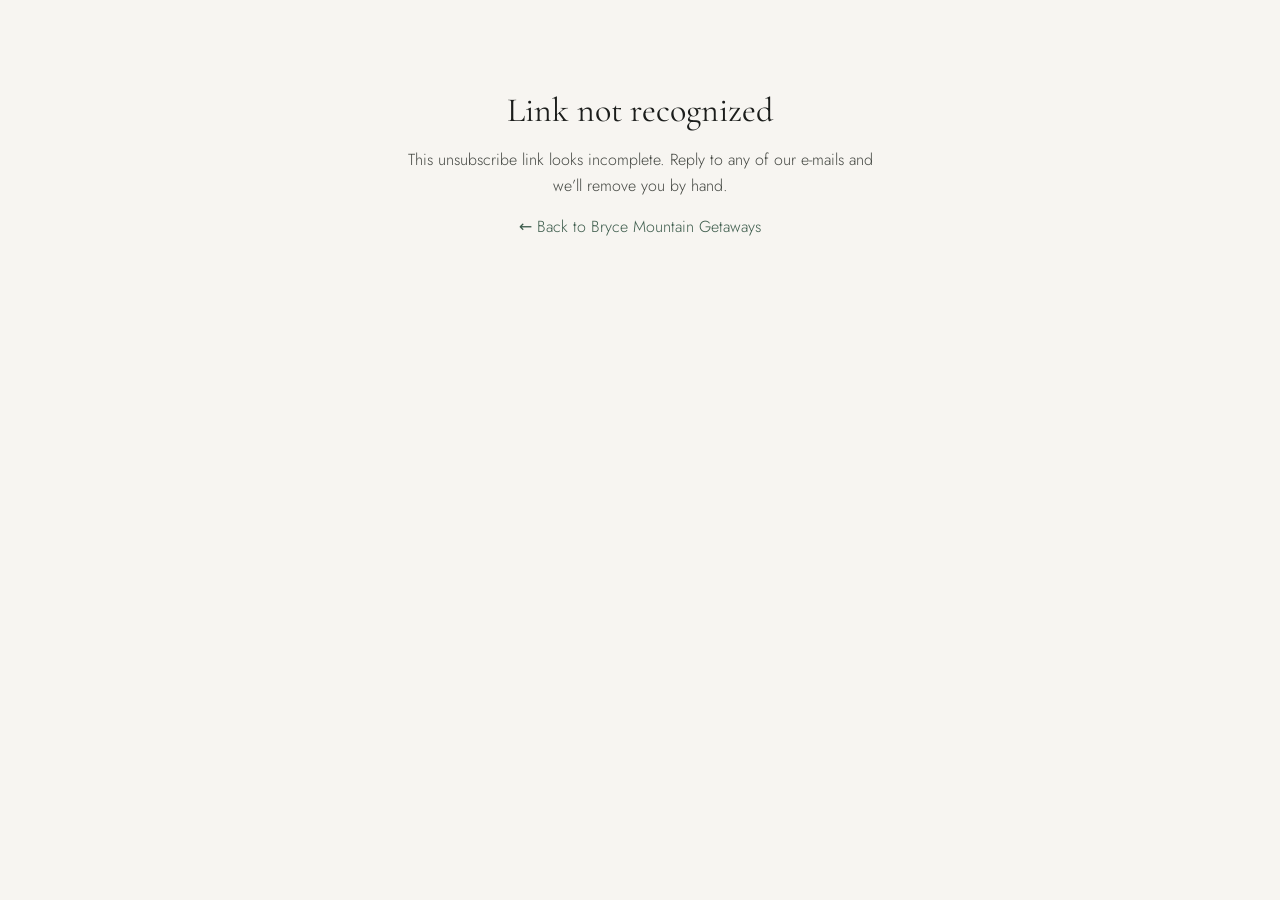
<file: unsubscribe.html>
<!DOCTYPE html>
<html lang="en">
<head>
  <meta charset="UTF-8">
  <meta name="viewport" content="width=device-width, initial-scale=1.0">
  <meta name="robots" content="noindex, nofollow">
  <title>Unsubscribe — Bryce Mountain Getaways</title>
  <link href="https://fonts.googleapis.com/css2?family=Cormorant+Garamond:wght@300;400;500&family=Jost:wght@300;400;500&display=swap" rel="stylesheet">
  <link rel="stylesheet" href="assets/css/styles.css">
  <style>
    body { padding: 0; }
    .unsub { max-width: 520px; margin: 0 auto; padding: 90px 24px; text-align: center; }
    .unsub h1 { font-family: var(--serif); font-weight: 400; font-size: 34px; margin-bottom: 14px; }
    .unsub p { color: var(--body-grey); line-height: 1.6; }
  </style>
</head>
<body>
  <div class="unsub">
    <h1 id="u-title">One moment…</h1>
    <p id="u-msg"></p>
    <p><a href="index.html">← Back to Bryce Mountain Getaways</a></p>
  </div>
  <script src="assets/js/site-config.js"></script>
  <script>
    (function () {
      var t = document.getElementById("u-title"), m = document.getElementById("u-msg");
      function done(title, msg) { t.textContent = title; m.textContent = msg; }
      var q = window.location.search.match(/[?&]t=([0-9a-fA-F-]{36})/);
      var c = (window.BMGConfig && window.BMGConfig.discount) || {};
      if (!q || !c.supabaseUrl || !c.supabaseAnonKey) {
        done("Link not recognized", "This unsubscribe link looks incomplete. Reply to any of our e-mails and we’ll remove you by hand.");
        return;
      }
      fetch(c.supabaseUrl.replace(/\/$/, "") + "/rest/v1/rpc/unsubscribe_guest", {
        method: "POST",
        headers: { apikey: c.supabaseAnonKey, Authorization: "Bearer " + c.supabaseAnonKey, "Content-Type": "application/json" },
        body: JSON.stringify({ p_token: q[1] })
      }).then(function (r) { return r.ok ? r.json() : false; }).then(function (ok) {
        if (ok === true) done("You’re unsubscribed", "We won’t send you any more offers or availability updates. Sorry to see you go.");
        else done("Link not recognized", "We couldn’t match this link. Reply to any of our e-mails and we’ll remove you by hand.");
      }).catch(function () {
        done("Something went wrong", "Please try again in a moment, or reply to any of our e-mails and we’ll remove you by hand.");
      });
    })();
  </script>
</body>
</html>
</file>
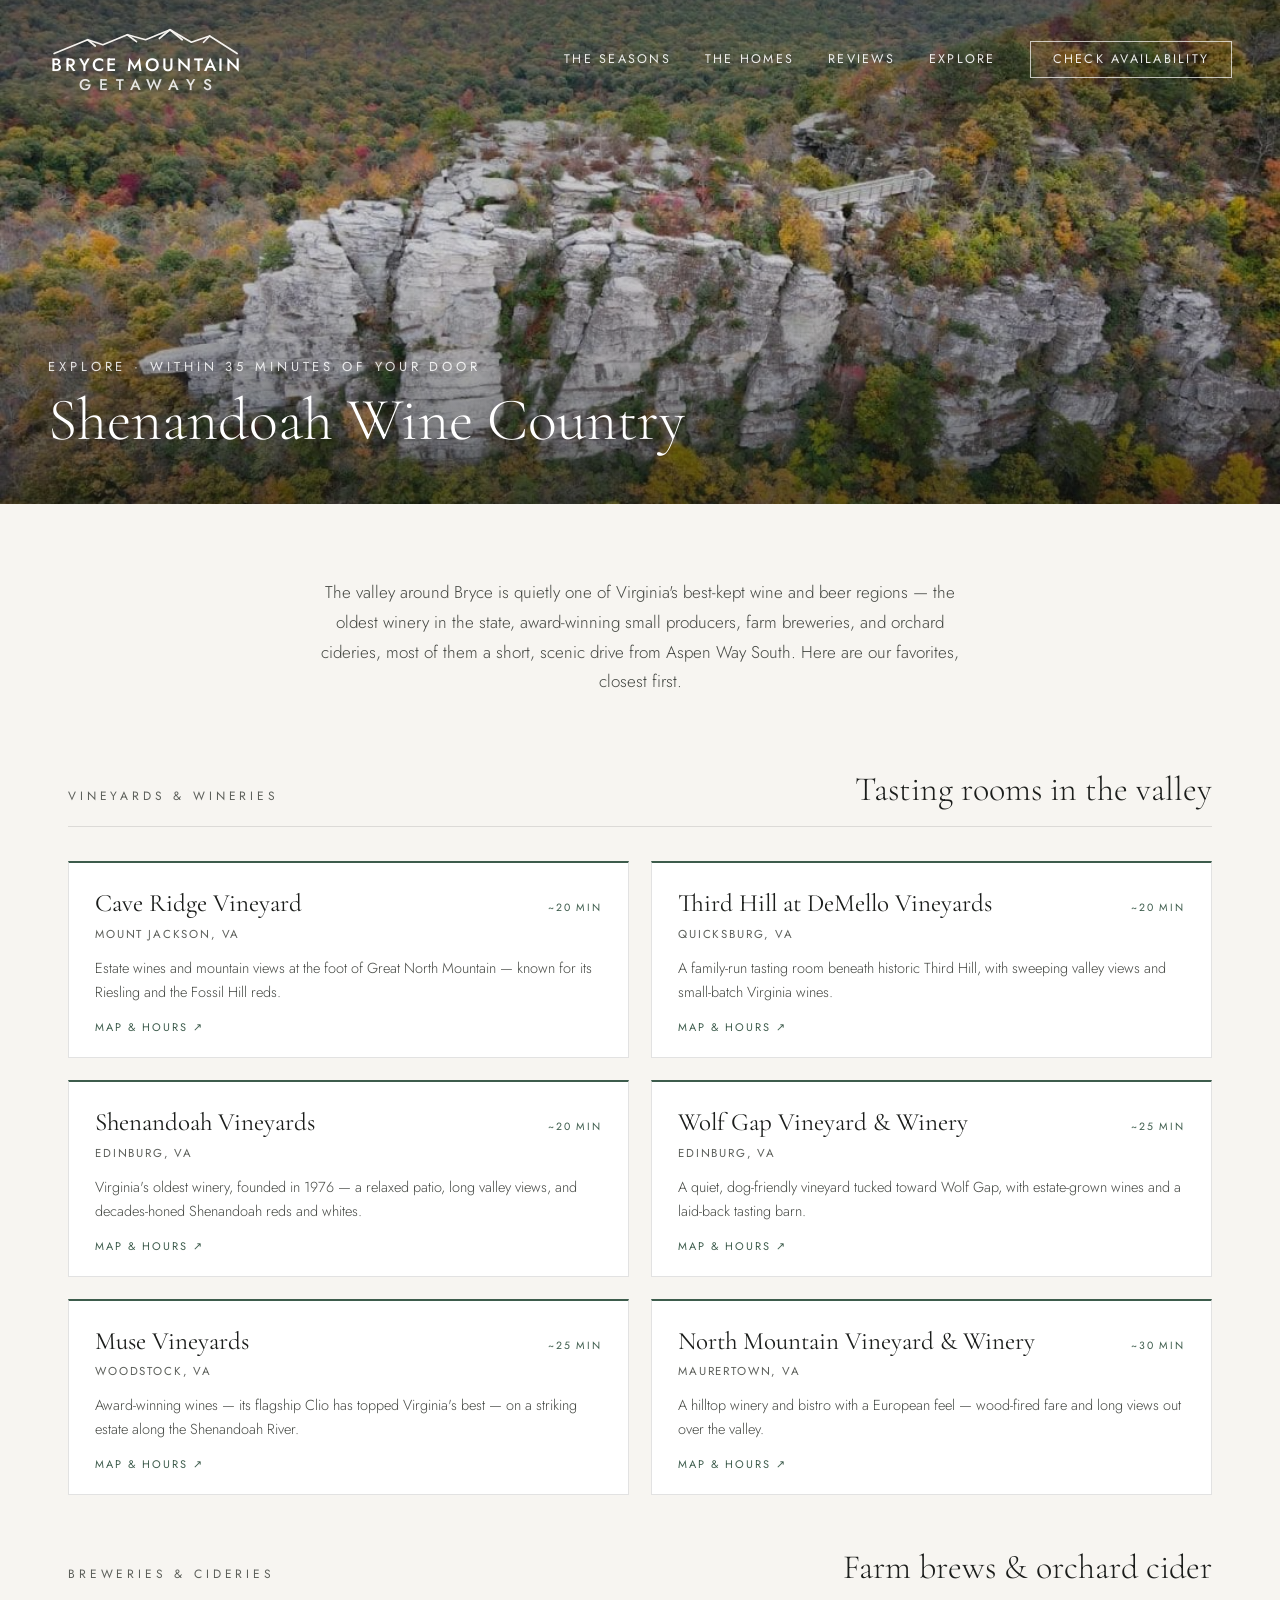
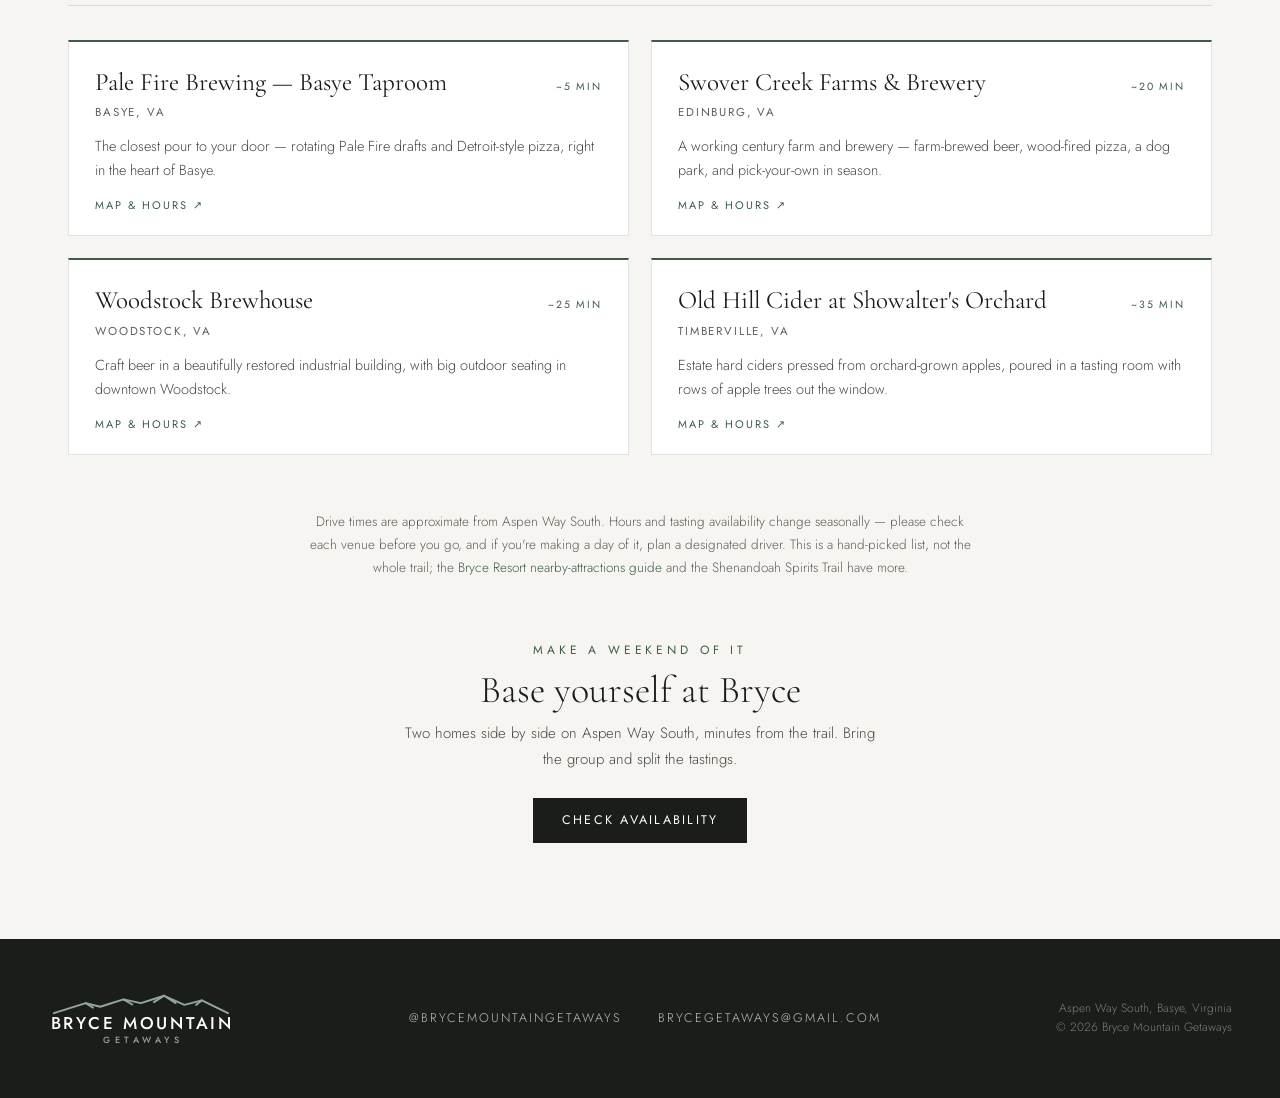
<file: wine-country.html>
<!DOCTYPE html>
<html lang="en">
<head>
  <meta charset="UTF-8">
  <meta name="viewport" content="width=device-width, initial-scale=1.0">
  <title>Wine Country — Bryce Mountain Getaways | Shenandoah Wine & Beer Trail</title>
  <meta name="description" content="Vineyards, cideries, and farm breweries within a 35-minute drive of Bryce Mountain Getaways in Basye, Virginia — a hand-picked Shenandoah Valley wine and beer trail.">

  <meta property="og:title" content="Shenandoah Wine Country — Bryce Mountain Getaways">
  <meta property="og:description" content="Vineyards, cideries, and farm breweries within 35 minutes of your door at Bryce Resort.">
  <meta property="og:type" content="website">
  <meta property="og:url" content="https://www.brycemountaingetaways.com/wine-country.html">
  <meta property="og:image" content="https://www.brycemountaingetaways.com/assets/img/fall-tibbett.jpg">
  <meta name="theme-color" content="#1b1d1b">
  <link rel="canonical" href="https://www.brycemountaingetaways.com/wine-country.html">

  <link rel="preconnect" href="https://fonts.googleapis.com">
  <link rel="preconnect" href="https://fonts.gstatic.com" crossorigin>
  <link href="https://fonts.googleapis.com/css2?family=Cormorant+Garamond:wght@300;400;500&family=Jost:wght@300;400;500&display=swap" rel="stylesheet">

  <link rel="stylesheet" href="assets/css/styles.css">
</head>
<body id="top">

  <!-- ====================================================== Header -->
  <header class="site-header" id="siteHeader">
    <a href="index.html#top" class="logo" aria-label="Bryce Mountain Getaways — home">
      <svg class="logo__peaks" viewBox="0 0 64 24" preserveAspectRatio="none" fill="none" stroke="currentColor" stroke-width="1.7" stroke-linecap="round" stroke-linejoin="round" aria-hidden="true"><path d="M2 22 L13 11 L18 15 L26 7 L32 11 L40 3 L47 13 L53 8 L62 22"/><path d="M13 11 L15.5 16 M26 7 L29 12.5 M40 3 L36.5 10 M40 3 L44 11 M53 8 L51 13"/></svg>
        <span class="logo__word">BRYCE MOUNTAIN</span>
      <span class="logo__sub">GETAWAYS</span>
    </a>

    <button class="nav-toggle" id="navToggle" aria-label="Open menu" aria-expanded="false" aria-controls="siteNav">
      <span></span><span></span><span></span>
    </button>

    <nav class="site-nav" id="siteNav">
      <a href="index.html#seasons">THE SEASONS</a>
      <a href="index.html#homes">THE HOMES</a>
      <a href="index.html#reviews">REVIEWS</a>
      <a href="index.html#explore">EXPLORE</a>
      <a href="index.html#book" class="btn btn--light-outline">CHECK AVAILABILITY</a>
    </nav>
  </header>

  <!-- ====================================================== Hero -->
  <section class="subpage-hero">
    <img decoding="async" fetchpriority="high" class="subpage-hero__img" src="assets/img/fall-tibbett.jpg" alt="Autumn foliage across the Shenandoah Valley from Tibbett's Knob">
    <div class="subpage-hero__scrim"></div>
    <div class="subpage-hero__content">
      <div class="subpage-hero__eyebrow">EXPLORE · WITHIN 35 MINUTES OF YOUR DOOR</div>
      <h1>Shenandoah Wine Country</h1>
    </div>
  </section>

  <!-- ====================================================== Intro -->
  <section class="wine-intro">
    <p>The valley around Bryce is quietly one of Virginia's best-kept wine and beer regions — the oldest winery in the state, award-winning small producers, farm breweries, and orchard cideries, most of them a short, scenic drive from Aspen Way South. Here are our favorites, closest first.</p>
  </section>

  <!-- ====================================================== Wineries -->
  <section class="wine-group" id="wineries">
    <div class="wine-group__head">
      <div class="eyebrow">Vineyards &amp; Wineries</div>
      <h2>Tasting rooms in the valley</h2>
    </div>
    <div class="venues">

      <a class="venue" href="https://www.google.com/maps/search/?api=1&query=Cave%20Ridge%20Vineyard%20Mount%20Jackson%20VA" target="_blank" rel="noopener">
        <div class="venue__top">
          <div class="venue__name">Cave Ridge Vineyard</div>
          <div class="venue__dist">~20 min</div>
        </div>
        <div class="venue__town">Mount Jackson, VA</div>
        <p class="venue__copy">Estate wines and mountain views at the foot of Great North Mountain — known for its Riesling and the Fossil Hill reds.</p>
        <span class="venue__link">Map &amp; hours ↗</span>
      </a>

      <a class="venue" href="https://www.google.com/maps/search/?api=1&query=Third%20Hill%20at%20DeMello%20Vineyards%20Quicksburg%20VA" target="_blank" rel="noopener">
        <div class="venue__top">
          <div class="venue__name">Third Hill at DeMello Vineyards</div>
          <div class="venue__dist">~20 min</div>
        </div>
        <div class="venue__town">Quicksburg, VA</div>
        <p class="venue__copy">A family-run tasting room beneath historic Third Hill, with sweeping valley views and small-batch Virginia wines.</p>
        <span class="venue__link">Map &amp; hours ↗</span>
      </a>

      <a class="venue" href="https://www.google.com/maps/search/?api=1&query=Shenandoah%20Vineyards%20Edinburg%20VA" target="_blank" rel="noopener">
        <div class="venue__top">
          <div class="venue__name">Shenandoah Vineyards</div>
          <div class="venue__dist">~20 min</div>
        </div>
        <div class="venue__town">Edinburg, VA</div>
        <p class="venue__copy">Virginia's oldest winery, founded in 1976 — a relaxed patio, long valley views, and decades-honed Shenandoah reds and whites.</p>
        <span class="venue__link">Map &amp; hours ↗</span>
      </a>

      <a class="venue" href="https://www.google.com/maps/search/?api=1&query=Wolf%20Gap%20Vineyard%20and%20Winery%20Edinburg%20VA" target="_blank" rel="noopener">
        <div class="venue__top">
          <div class="venue__name">Wolf Gap Vineyard &amp; Winery</div>
          <div class="venue__dist">~25 min</div>
        </div>
        <div class="venue__town">Edinburg, VA</div>
        <p class="venue__copy">A quiet, dog-friendly vineyard tucked toward Wolf Gap, with estate-grown wines and a laid-back tasting barn.</p>
        <span class="venue__link">Map &amp; hours ↗</span>
      </a>

      <a class="venue" href="https://www.google.com/maps/search/?api=1&query=Muse%20Vineyards%20Woodstock%20VA" target="_blank" rel="noopener">
        <div class="venue__top">
          <div class="venue__name">Muse Vineyards</div>
          <div class="venue__dist">~25 min</div>
        </div>
        <div class="venue__town">Woodstock, VA</div>
        <p class="venue__copy">Award-winning wines — its flagship Clio has topped Virginia's best — on a striking estate along the Shenandoah River.</p>
        <span class="venue__link">Map &amp; hours ↗</span>
      </a>

      <a class="venue" href="https://www.google.com/maps/search/?api=1&query=North%20Mountain%20Vineyard%20and%20Winery%20Maurertown%20VA" target="_blank" rel="noopener">
        <div class="venue__top">
          <div class="venue__name">North Mountain Vineyard &amp; Winery</div>
          <div class="venue__dist">~30 min</div>
        </div>
        <div class="venue__town">Maurertown, VA</div>
        <p class="venue__copy">A hilltop winery and bistro with a European feel — wood-fired fare and long views out over the valley.</p>
        <span class="venue__link">Map &amp; hours ↗</span>
      </a>

    </div>
  </section>

  <!-- ====================================================== Breweries & Cideries -->
  <section class="wine-group" id="breweries">
    <div class="wine-group__head">
      <div class="eyebrow">Breweries &amp; Cideries</div>
      <h2>Farm brews &amp; orchard cider</h2>
    </div>
    <div class="venues">

      <a class="venue" href="https://www.google.com/maps/search/?api=1&query=Pale%20Fire%20Brewing%20Basye%20VA" target="_blank" rel="noopener">
        <div class="venue__top">
          <div class="venue__name">Pale Fire Brewing — Basye Taproom</div>
          <div class="venue__dist">~5 min</div>
        </div>
        <div class="venue__town">Basye, VA</div>
        <p class="venue__copy">The closest pour to your door — rotating Pale Fire drafts and Detroit-style pizza, right in the heart of Basye.</p>
        <span class="venue__link">Map &amp; hours ↗</span>
      </a>

      <a class="venue" href="https://www.google.com/maps/search/?api=1&query=Swover%20Creek%20Farms%20Brewery%20Edinburg%20VA" target="_blank" rel="noopener">
        <div class="venue__top">
          <div class="venue__name">Swover Creek Farms &amp; Brewery</div>
          <div class="venue__dist">~20 min</div>
        </div>
        <div class="venue__town">Edinburg, VA</div>
        <p class="venue__copy">A working century farm and brewery — farm-brewed beer, wood-fired pizza, a dog park, and pick-your-own in season.</p>
        <span class="venue__link">Map &amp; hours ↗</span>
      </a>

      <a class="venue" href="https://www.google.com/maps/search/?api=1&query=Woodstock%20Brewhouse%20Woodstock%20VA" target="_blank" rel="noopener">
        <div class="venue__top">
          <div class="venue__name">Woodstock Brewhouse</div>
          <div class="venue__dist">~25 min</div>
        </div>
        <div class="venue__town">Woodstock, VA</div>
        <p class="venue__copy">Craft beer in a beautifully restored industrial building, with big outdoor seating in downtown Woodstock.</p>
        <span class="venue__link">Map &amp; hours ↗</span>
      </a>

      <a class="venue" href="https://www.google.com/maps/search/?api=1&query=Old%20Hill%20Cider%20Showalter%27s%20Orchard%20Timberville%20VA" target="_blank" rel="noopener">
        <div class="venue__top">
          <div class="venue__name">Old Hill Cider at Showalter's Orchard</div>
          <div class="venue__dist">~35 min</div>
        </div>
        <div class="venue__town">Timberville, VA</div>
        <p class="venue__copy">Estate hard ciders pressed from orchard-grown apples, poured in a tasting room with rows of apple trees out the window.</p>
        <span class="venue__link">Map &amp; hours ↗</span>
      </a>

    </div>
  </section>

  <!-- ====================================================== Note -->
  <section class="wine-note">
    <p>Drive times are approximate from Aspen Way South. Hours and tasting availability change seasonally — please check each venue before you go, and if you're making a day of it, plan a designated driver. This is a hand-picked list, not the whole trail; the <a href="https://bryceresort.com/information/nearby-attractions" target="_blank" rel="noopener">Bryce Resort nearby-attractions guide</a> and the Shenandoah Spirits Trail have more.</p>
  </section>

  <!-- ====================================================== CTA -->
  <section class="wine-cta">
    <div class="eyebrow" style="margin-bottom:14px;">Make a Weekend of It</div>
    <h2>Base yourself at Bryce</h2>
    <p>Two homes side by side on Aspen Way South, minutes from the trail. Bring the group and split the tastings.</p>
    <a href="index.html#book" class="btn btn--dark">CHECK AVAILABILITY</a>
  </section>

  <!-- ====================================================== Footer -->
  <footer class="site-footer">
    <div class="wrap">
      <a href="index.html#top" class="logo" aria-label="Bryce Mountain Getaways — home">
        <svg class="logo__peaks logo__peaks--footer" viewBox="0 0 64 24" preserveAspectRatio="none" fill="none" stroke="currentColor" stroke-width="1.9" stroke-linecap="round" stroke-linejoin="round" aria-hidden="true"><path d="M2 22 L13 11 L18 15 L26 7 L32 11 L40 3 L47 13 L53 8 L62 22"/><path d="M13 11 L15.5 16 M26 7 L29 12.5 M40 3 L36.5 10 M40 3 L44 11 M53 8 L51 13"/></svg>
        <span class="logo__word">BRYCE MOUNTAIN</span>
        <span class="logo__sub">GETAWAYS</span>
      </a>
      <div class="footer-links">
        <a href="https://instagram.com/brycemountaingetaways" target="_blank" rel="noopener">@BRYCEMOUNTAINGETAWAYS</a>
        <a href="mailto:brycegetaways@gmail.com">BRYCEGETAWAYS@GMAIL.COM</a>
      </div>
      <div class="footer-addr">Aspen Way South, Basye, Virginia<br>© 2026 Bryce Mountain Getaways</div>
    </div>
  </footer>

  <script src="assets/js/main.js"></script>
</body>
</html>
</file>
<file: assets/css/styles.css>
/* ==========================================================================
   Bryce Mountain Getaways — design system
   Tokens and type scale per the approved high-fidelity homepage design.
   Border radius: 0 everywhere. No shadows, no gradients except the hero scrim.
   ========================================================================== */

:root {
  /* Colors */
  --ink: #1b1d1b;
  --bone: #f7f5f1;
  --sand: #eceae3;
  --pine: #3d5c4c;
  --pine-dark: #2c453a;
  --sage: #93a89a;
  --sage-deep: #5f7a6b;
  --mist: #e9ece8;
  --body-grey: #454843;
  --muted-grey: #5c5f5a;
  --faint-grey: #8a8d86;
  --hairline: rgba(27, 29, 27, .12);
  --hairline-strong: rgba(27, 29, 27, .25);
  --hairline-dark: rgba(247, 245, 241, .25);

  /* Fonts */
  --serif: "Cormorant Garamond", Georgia, "Times New Roman", serif;
  --sans: "Jost", system-ui, -apple-system, "Segoe UI", sans-serif;

  --maxw: 1240px;
  --pad: 48px;
}

* { box-sizing: border-box; }

html { scroll-behavior: smooth; }

body {
  margin: 0;
  background: var(--bone);
  color: var(--ink);
  font-family: var(--sans);
  font-weight: 300;
  -webkit-font-smoothing: antialiased;
  text-rendering: optimizeLegibility;
}

img { display: block; max-width: 100%; }

a { color: var(--pine); text-decoration: none; transition: color .12s ease; }
a:hover { color: var(--pine-dark); }

h1, h2, h3 { font-family: var(--serif); font-weight: 300; margin: 0; }

.wrap { max-width: var(--maxw); margin: 0 auto; }

.eyebrow {
  font-family: var(--sans);
  font-weight: 400;
  font-size: 12px;
  line-height: 1;
  letter-spacing: .32em;
  text-transform: uppercase;
  color: var(--pine);
}

/* Buttons -------------------------------------------------------------- */
.btn {
  display: inline-block;
  font-family: var(--sans);
  font-weight: 400;
  font-size: 12.5px;
  line-height: 1;
  letter-spacing: .18em;
  text-transform: uppercase;
  padding: 15px 28px;
  border: 1px solid transparent;
  cursor: pointer;
  transition: background .12s ease, color .12s ease, border-color .12s ease;
  background: none;
}
.btn--solid { background: #fff; color: var(--ink); }
.btn--solid:hover { background: var(--mist); color: var(--ink); }
.btn--dark { background: var(--ink); color: #fff; }
.btn--dark:hover { background: var(--pine); color: #fff; }
.btn--light-outline { border-color: rgba(255, 255, 255, .7); color: #fff; }
.btn--light-outline:hover { background: rgba(255, 255, 255, .12); color: #fff; }
.btn--dark-outline { border-color: rgba(247, 245, 241, .6); color: #fff; }
.btn--dark-outline:hover { background: rgba(247, 245, 241, .12); color: #fff; }
.btn--bone { background: var(--bone); color: var(--ink); }
.btn--bone:hover { background: #dfe4dd; color: var(--ink); }

/* ==========================================================================
   Logo lockup
   ========================================================================== */
.logo { display: inline-flex; flex-direction: column; align-items: center; gap: 3px; }
.logo__row { display: flex; align-items: baseline; gap: 0; }
.logo__word {
  position: relative;
  z-index: 1;
  font-family: var(--sans);
  font-weight: 500;
  font-size: 18px;
  line-height: 1;
  letter-spacing: .16em;
  padding-left: .16em;
  white-space: nowrap;
}
.logo__sub {
  font-family: var(--sans);
  font-weight: 500;
  font-size: 15.5px;
  line-height: 1;
  letter-spacing: .5em;
  padding-left: .5em;
}

/* ==========================================================================
   Header — transparent over hero, opaque bone bar once scrolled
   ========================================================================== */
.site-header {
  position: fixed;
  top: 0; left: 0; right: 0;
  z-index: 100;
  display: flex;
  align-items: center;
  justify-content: space-between;
  padding: 26px var(--pad);
  transition: background .25s ease, padding .25s ease, box-shadow .25s ease;
}
.site-header .logo__word { color: #fff; }
.site-header .logo__sub { color: rgba(255, 255, 255, .85); }
.site-nav { display: flex; align-items: center; gap: 34px; }
.site-nav a {
  font-family: var(--sans);
  font-weight: 400;
  font-size: 12.5px;
  letter-spacing: .18em;
  text-transform: uppercase;
  color: rgba(255, 255, 255, .9);
}
.site-nav a:hover { color: #fff; }
.site-nav .btn { padding: 11px 22px; }

/* the two logo peak variants — enlarged and tucked left so the "E" overlaps the first peak */
/* Line-ridgeline mark. Single SVG tinted by `color` (currentColor stroke) per
   context. Small negative margin tucks the mark's left edge behind the "E". */
.logo__peaks { width: 100%; height: 30px; margin: 0 0 -3px; }
.logo__peaks path { vector-effect: non-scaling-stroke; }
.logo__peaks--footer { width: 100%; height: 22px; }
.site-header .logo__peaks { color: #f4f2ee; }

/* scrolled state */
.site-header.is-scrolled {
  background: var(--bone);
  padding-top: 16px;
  padding-bottom: 16px;
  box-shadow: 0 1px 0 var(--hairline);
}
.site-header.is-scrolled .logo__word { color: var(--ink); }
.site-header.is-scrolled .logo__sub { color: var(--muted-grey); }
.site-header.is-scrolled .site-nav a { color: var(--ink); }
.site-header.is-scrolled .site-nav a:hover { color: var(--pine); }
.site-header.is-scrolled .site-nav .btn { border-color: var(--hairline-strong); color: var(--ink); }
.site-header.is-scrolled .site-nav .btn:hover { background: var(--ink); color: #fff; }
.site-header.is-scrolled .logo__peaks { color: var(--pine); }

.nav-toggle { display: none; }

/* ==========================================================================
   Hero
   ========================================================================== */
.hero { position: relative; height: 92vh; min-height: 640px; overflow: hidden; }
.hero__img { position: absolute; inset: 0; width: 100%; height: 100%; object-fit: cover; object-position: center 60%; }
.hero__scrim {
  position: absolute; inset: 0;
  background: linear-gradient(to bottom,
    rgba(12, 14, 13, .45) 0%,
    rgba(12, 14, 13, 0) 30%,
    rgba(12, 14, 13, 0) 55%,
    rgba(12, 14, 13, .55) 100%);
}
.hero__content { position: absolute; left: var(--pad); bottom: 56px; max-width: 640px; }
.hero__eyebrow {
  font-family: var(--sans);
  font-weight: 400;
  font-size: 13px;
  line-height: 1;
  letter-spacing: .3em;
  text-transform: uppercase;
  color: rgba(255, 255, 255, .85);
  margin-bottom: 18px;
}
.hero h1 { font-size: 68px; line-height: 1.05; color: #fff; }
.hero__sub {
  font-size: 17px; line-height: 1.6; font-weight: 300;
  color: rgba(255, 255, 255, .88);
  margin: 20px 0 28px; max-width: 480px;
}
.hero__cta { display: flex; gap: 14px; flex-wrap: wrap; }

/* ==========================================================================
   Trust strip
   ========================================================================== */
.trust {
  display: flex; justify-content: center; gap: 70px;
  padding: 44px 40px;
  border-bottom: 1px solid rgba(27, 29, 27, .1);
  flex-wrap: wrap;
}
.trust__item { text-align: center; }
.trust__value { font-family: var(--serif); font-weight: 400; font-size: 26px; line-height: 1.1; }
.trust__label {
  font-weight: 300; font-size: 11.5px; line-height: 1.5;
  letter-spacing: .2em; text-transform: uppercase;
  color: var(--muted-grey); margin-top: 5px;
}

/* ==========================================================================
   Section scaffolding
   ========================================================================== */
.section { padding: 90px var(--pad) 80px; }
.section__head { text-align: center; margin-bottom: 40px; }
.section__head .eyebrow { margin-bottom: 14px; }
.section h2 { font-size: 46px; line-height: 1.1; }

/* anchor offset for the fixed header */
:target { scroll-margin-top: 90px; }

/* ==========================================================================
   Seasons
   ========================================================================== */
#seasons { max-width: var(--maxw); margin: 0 auto; }
.season-tabs {
  display: flex; justify-content: center; gap: 8px;
  border-bottom: 1px solid rgba(27, 29, 27, .12);
  margin-bottom: 44px;
}
.season-tab {
  font-family: var(--sans); font-weight: 400; font-size: 13px;
  letter-spacing: .22em; text-transform: uppercase;
  padding: 16px 26px; cursor: pointer;
  color: var(--muted-grey);
  background: none; border: 0;
  border-bottom: 2px solid transparent; margin-bottom: -1px;
  transition: color .12s ease, border-color .12s ease;
}
.season-tab:hover { color: var(--ink); }
.season-tab.is-active { color: var(--ink); border-bottom-color: var(--pine); }

.season-body { display: grid; grid-template-columns: 1.15fr 1fr; gap: 56px; align-items: center; }
.season-figure { height: 420px; position: relative; overflow: hidden; }
.season-figure img { width: 100%; height: 420px; object-fit: cover; }
.season-title { font-size: 34px; line-height: 1.15; margin-bottom: 16px; }
.season-copy {
  font-size: 16px; line-height: 1.75; font-weight: 300;
  color: var(--body-grey); margin: 0 0 26px; text-wrap: pretty;
}
.chips { display: flex; flex-wrap: wrap; gap: 10px; }
.chip {
  font-family: var(--sans); font-weight: 400; font-size: 12px;
  letter-spacing: .14em; color: var(--pine);
  border: 1px solid rgba(61, 92, 76, .4); padding: 9px 16px;
}
/* A chip that goes somewhere. The arrow marks the off-site ones, so a guest can
   tell a Bryce Resort booking page from one of our own. */
a.chip--link { text-decoration: none; transition: background .15s ease, border-color .15s ease, color .15s ease; }
a.chip--link:hover, a.chip--link:focus-visible { background: var(--pine); border-color: var(--pine); color: #fff; }
a.chip--out::after { content: " ↗"; letter-spacing: 0; }

/* ==========================================================================
   The Homes — dark section
   ========================================================================== */
.homes { background: var(--ink); color: var(--bone); padding: 90px var(--pad); }
.homes .eyebrow { color: var(--sage); }
.homes h2 { color: #fff; }
.homes .section__head { margin-bottom: 60px; }
/* Enlarged "Two Homes" heading lockup (doubled from the base scale) */
.homes .section__head .eyebrow { font-size: 24px; letter-spacing: .24em; line-height: 1.2; margin-bottom: 20px; }
.homes .section__head h2 { font-size: 46px; line-height: 1.1; }

.home-row { display: grid; gap: 52px; align-items: center; margin-bottom: 40px; }
.home-row--photos-left { grid-template-columns: 1.2fr 1fr; }
.home-row--photos-right { grid-template-columns: 1fr 1.2fr; }

.home-gallery__hero { width: 100%; height: 400px; object-fit: cover; }
.home-gallery__strip { display: grid; grid-template-columns: 1fr 1fr 1fr; gap: 8px; margin-top: 8px; }
.home-gallery__strip img { width: 100%; height: 110px; object-fit: cover; }

.home-eyebrow {
  font-family: var(--sans); font-weight: 400; font-size: 11.5px; line-height: 1;
  letter-spacing: .28em; text-transform: uppercase; color: var(--sage); margin-bottom: 12px;
}
.home-name { font-size: 36px; line-height: 1.1; color: #fff; margin-bottom: 6px; }
.home-airbnb { font-size: 13px; line-height: 1.5; color: rgba(247, 245, 241, .55); margin-bottom: 18px; }
.home-desc { font-size: 15.5px; line-height: 1.75; color: rgba(247, 245, 241, .82); margin: 0 0 22px; text-wrap: pretty; }
.home-specs {
  display: flex; flex-wrap: wrap; gap: 26px;
  font-weight: 400; font-size: 12.5px; line-height: 1.6;
  letter-spacing: .1em; color: var(--bone); margin-bottom: 22px;
}
.home-rate { font-size: 14px; line-height: 1.6; color: var(--sage); margin-bottom: 24px; }
.home-actions { display: flex; flex-wrap: wrap; gap: 12px; }
.home-otas { font-size: 12px; letter-spacing: .01em; color: rgba(247, 245, 241, .48); margin: 14px 0 0; }
.home-otas a { color: rgba(247, 245, 241, .68); text-decoration: underline; text-underline-offset: 2px; }
.home-otas a:hover { color: #fff; }

.book-both {
  margin-top: 64px; border: 1px solid rgba(247, 245, 241, .25);
  padding: 28px 36px; display: flex; align-items: center; justify-content: space-between; gap: 24px;
}
.book-both__title { font-family: var(--serif); font-weight: 300; font-size: 24px; line-height: 1.2; color: #fff; }
.book-both__copy { font-size: 14.5px; line-height: 1.6; color: rgba(247, 245, 241, .7); margin-top: 4px; }

/* ==========================================================================
   Reviews
   ========================================================================== */
#reviews { max-width: var(--maxw); margin: 0 auto; }
#reviews .section__head { margin-bottom: 52px; }
/* Editorial theme-filter row — clickable to filter the wall below */
.rev-themes { display: flex; flex-wrap: wrap; justify-content: center; gap: 8px 24px; margin-bottom: 46px; }
.rev-theme { font-family: var(--sans); font-weight: 400; font-size: 12px; letter-spacing: .16em; text-transform: uppercase; color: var(--muted-grey); background: none; border: 0; padding: 6px 0; cursor: pointer; border-bottom: 2px solid transparent; transition: color .15s ease, border-color .15s ease; }
.rev-theme:hover { color: var(--ink); }
.rev-theme.is-active { color: var(--pine); border-bottom-color: var(--pine); }
.rev-theme__n { color: var(--sage); margin-left: 7px; font-size: 10.5px; letter-spacing: .05em; }
.rev-theme.is-active .rev-theme__n { color: var(--pine); }

/* Masonry wall so the varied review lengths pack cleanly */
.reviews-grid { columns: 3; column-gap: 32px; }
.review-card { break-inside: avoid; -webkit-column-break-inside: avoid; border: 1px solid rgba(27, 29, 27, .14); padding: 30px 28px; margin: 0 0 32px; }
.review-stars { color: var(--pine); font-size: 13px; letter-spacing: 3px; margin-bottom: 16px; }
.review-quote { font-family: var(--serif); font-weight: 300; font-size: 19px; line-height: 1.5; margin: 0 0 18px; text-wrap: pretty; }
.review-who { font-family: var(--sans); font-weight: 400; font-size: 11.5px; line-height: 1.5; letter-spacing: .2em; color: var(--muted-grey); }
.review-meta { display: block; margin-top: 7px; font-size: 10px; letter-spacing: .16em; color: var(--sage); }
.rev-more-wrap { text-align: center; margin-top: 44px; }
.rev-more-wrap .btn { border-color: var(--hairline-strong); color: var(--ink); }
.rev-more-wrap .btn:hover { background: var(--ink); color: #fff; }
.reviews-intro { max-width: 620px; margin: 16px auto 0; font-size: 15px; line-height: 1.6; color: var(--body-grey); }
/* Homepage teaser: a fixed 3-across row (the full wall lives on reviews.html) */
.reviews-grid--teaser { display: grid; grid-template-columns: repeat(3, 1fr); gap: 32px; columns: auto; }
.reviews-grid--teaser .review-card { margin: 0; }
.rev-count { margin-top: 14px; font-size: 12px; letter-spacing: .08em; color: var(--muted-grey); }
.reviews-foot { text-align: center; margin-top: 44px; font-size: 14px; line-height: 1.6; color: var(--muted-grey); max-width: 760px; margin-left: auto; margin-right: auto; }

/* ==========================================================================
   Explore
   ========================================================================== */
.explore { background: var(--sand); padding: 90px var(--pad); }
.explore .section__head { margin-bottom: 52px; }
/* Six cards now: three across reads better than four-plus-a-gap. */
.places { display: grid; grid-template-columns: repeat(3, 1fr); gap: 28px; }
.place {
  background: var(--bone); padding: 30px 26px; border-top: 2px solid var(--pine);
  color: inherit; display: flex; flex-direction: column;
  transition: transform .14s ease, box-shadow .14s ease, background .14s ease;
}
a.place:hover { background: #fff; transform: translateY(-3px); box-shadow: 0 12px 26px rgba(27, 29, 27, .10); color: inherit; }
.place__dist { font-family: var(--sans); font-weight: 400; font-size: 11px; line-height: 1; letter-spacing: .24em; text-transform: uppercase; color: var(--muted-grey); margin-bottom: 12px; }
.place__name { font-family: var(--serif); font-weight: 400; font-size: 24px; line-height: 1.2; margin-bottom: 10px; }
.place__copy { font-size: 14px; line-height: 1.65; font-weight: 300; color: var(--body-grey); margin: 0; text-wrap: pretty; }
.place__more {
  margin-top: 16px; font-family: var(--sans); font-weight: 400; font-size: 11px;
  line-height: 1; letter-spacing: .18em; text-transform: uppercase; color: var(--pine);
}
a.place:hover .place__more { color: var(--pine-dark); }

.getting-here {
  display: flex; justify-content: center; gap: 56px; align-items: center; flex-wrap: wrap;
  margin-top: 56px; padding-top: 44px; border-top: 1px solid rgba(27, 29, 27, .12);
}
.getting-here__label { font-family: var(--sans); font-weight: 400; font-size: 12px; line-height: 1; letter-spacing: .28em; text-transform: uppercase; color: var(--pine); }
.drive { text-align: center; }
.drive__time { font-family: var(--serif); font-weight: 400; font-size: 24px; line-height: 1.1; }
.drive__from { font-weight: 300; font-size: 11.5px; line-height: 1.5; letter-spacing: .18em; text-transform: uppercase; color: var(--muted-grey); margin-top: 4px; }

/* ==========================================================================
   Booking
   ========================================================================== */
.book { padding: 90px var(--pad); max-width: 900px; margin: 0 auto; text-align: center; }
.book .eyebrow { margin-bottom: 14px; }
.book h2 { font-size: 46px; line-height: 1.1; margin-bottom: 16px; }
.book__intro { font-size: 15.5px; line-height: 1.7; font-weight: 300; color: var(--body-grey); max-width: 560px; margin: 0 auto 36px; }

.book-form { text-align: left; }
.book-form__grid { display: grid; grid-template-columns: 1fr 1fr; gap: 16px; }
.field { display: flex; flex-direction: column; gap: 7px; }
.field--full { grid-column: 1 / -1; }
.field label {
  font-family: var(--sans); font-weight: 400; font-size: 11px; letter-spacing: .18em;
  text-transform: uppercase; color: var(--muted-grey);
}
.field input, .field select, .field textarea {
  font-family: var(--sans); font-weight: 300; font-size: 14px; color: var(--ink);
  padding: 14px 16px; border: 1px solid var(--hairline-strong); background: #fff; border-radius: 0;
  width: 100%;
}
.field textarea { resize: vertical; min-height: 90px; }
.field input:focus, .field select:focus, .field textarea:focus { outline: none; border-color: var(--pine); }

.consent { display: flex; gap: 12px; align-items: flex-start; margin: 22px 0; background: #f1efe9; border: 1px solid var(--hairline); padding: 16px 18px; }
.consent input { margin-top: 3px; }
.consent label { font-size: 13.5px; line-height: 1.55; color: var(--body-grey); }
.book-form__submit { display: flex; justify-content: center; margin-top: 8px; }
.book-form__submit .btn { min-width: 260px; text-align: center; }
.book-note { font-weight: 300; font-size: 12.5px; line-height: 1.6; color: var(--faint-grey); margin-top: 18px; text-align: center; }
.form-status { text-align: center; margin-top: 18px; font-size: 14px; color: var(--pine); min-height: 1em; }

/* ==========================================================================
   Footer
   ========================================================================== */
.site-footer { background: var(--ink); color: rgba(247, 245, 241, .75); padding: 54px var(--pad); }
.site-footer .wrap { display: flex; justify-content: space-between; align-items: center; gap: 32px; flex-wrap: wrap; }
.site-footer .logo__word { color: #fff; font-size: 17px; }
.site-footer .logo__sub { color: rgba(247, 245, 241, .6); font-size: 9px; }
.site-footer .logo__peaks { color: var(--sage); }
.footer-links { display: flex; gap: 36px; font-weight: 300; font-size: 12.5px; letter-spacing: .16em; }
.footer-links a { color: rgba(247, 245, 241, .75); }
.footer-links a:hover { color: #fff; }
.footer-addr { font-weight: 300; font-size: 12px; line-height: 1.6; color: rgba(247, 245, 241, .45); text-align: right; }

/* ==========================================================================
   Image placeholder fallback (before real photos are dropped in)
   ========================================================================== */
.img-missing {
  background: var(--mist) !important;
  position: relative;
}
.img-missing::after {
  content: attr(data-label);
  position: absolute; inset: 0;
  display: flex; align-items: center; justify-content: center;
  padding: 16px; text-align: center;
  font-family: var(--sans); font-weight: 300; font-size: 12px; letter-spacing: .12em;
  text-transform: uppercase; color: var(--sage-deep);
}

/* ==========================================================================
   Responsive
   ========================================================================== */
@media (max-width: 1000px) {
  :root { --pad: 28px; }

  .nav-toggle {
    display: inline-flex; flex-direction: column; gap: 5px;
    background: none; border: 0; cursor: pointer; padding: 6px; z-index: 110;
  }
  .nav-toggle span { width: 26px; height: 2px; background: #fff; transition: background .2s ease; }
  .site-header.is-scrolled .nav-toggle span { background: var(--ink); }

  .site-nav {
    position: fixed; inset: 0 0 0 auto; width: min(78vw, 320px);
    background: var(--ink); flex-direction: column; align-items: flex-start;
    justify-content: center; gap: 26px; padding: 40px;
    transform: translateX(100%); transition: transform .3s ease;
  }
  .site-nav.is-open { transform: translateX(0); }
  .site-nav a { color: rgba(255, 255, 255, .92); font-size: 15px; }
  .site-header.is-scrolled .site-nav a { color: rgba(255, 255, 255, .92); }
  .site-header.is-scrolled .site-nav .btn { border-color: rgba(255,255,255,.7); color: #fff; }

  .hero h1 { font-size: 44px; }
  .section h2, .book h2 { font-size: 34px; }
  .homes .section__head .eyebrow { font-size: 18px; }
  .homes .section__head h2 { font-size: 34px; }

  .season-body { grid-template-columns: 1fr; gap: 28px; }
  .season-figure, .season-figure img { height: 300px; }
  .season-tabs { overflow-x: auto; justify-content: flex-start; }

  .home-row--photos-left, .home-row--photos-right { grid-template-columns: 1fr; }
  .home-row--photos-right .home-copy { order: 2; }
  .home-row--photos-right .home-gallery { order: 1; }

  .reviews-grid { columns: 2; }
  .reviews-grid--teaser { grid-template-columns: 1fr; }
  .places { grid-template-columns: 1fr 1fr; }
  .book-both { flex-direction: column; align-items: flex-start; }

  .site-footer .wrap { flex-direction: column; align-items: flex-start; }
  .footer-addr { text-align: left; }
}

@media (max-width: 560px) {
  .hero h1 { font-size: 36px; }
  .trust { gap: 32px 40px; }
  .reviews-grid { columns: 1; }
  .rev-themes { gap: 6px 16px; }
  .places { grid-template-columns: 1fr; }
  .book-form__grid { grid-template-columns: 1fr; }
  .getting-here { gap: 28px; }
}

@media (prefers-reduced-motion: reduce) {
  html { scroll-behavior: auto; }
  * { transition: none !important; }
}

/* ==========================================================================
   Sub-page: Wine Country (and other interior pages)
   ========================================================================== */
.subpage-hero { position: relative; height: 56vh; min-height: 420px; overflow: hidden; }
.subpage-hero__img { position: absolute; inset: 0; width: 100%; height: 100%; object-fit: cover; object-position: center 55%; }
.subpage-hero__scrim {
  position: absolute; inset: 0;
  background: linear-gradient(to bottom, rgba(12,14,13,.5) 0%, rgba(12,14,13,.15) 45%, rgba(12,14,13,.6) 100%);
}
.subpage-hero__content { position: absolute; left: var(--pad); right: var(--pad); bottom: 52px; max-width: 720px; }
.subpage-hero__eyebrow {
  font-family: var(--sans); font-weight: 400; font-size: 13px; line-height: 1;
  letter-spacing: .3em; text-transform: uppercase; color: rgba(255,255,255,.85); margin-bottom: 16px;
}
.subpage-hero h1 { font-size: 60px; line-height: 1.05; color: #fff; }

.page-intro, .wine-intro { max-width: 760px; margin: 0 auto; padding: 74px var(--pad) 20px; text-align: center; }
.page-intro p, .wine-intro p { font-size: 17px; line-height: 1.75; font-weight: 300; color: var(--body-grey); margin: 0; text-wrap: pretty; }

.page-group, .wine-group { max-width: var(--maxw); margin: 0 auto; padding: 54px var(--pad) 0; }
.page-group__head, .wine-group__head { display: flex; align-items: baseline; justify-content: space-between; gap: 20px; flex-wrap: wrap; border-bottom: 1px solid var(--hairline); padding-bottom: 18px; margin-bottom: 34px; }
.page-group__head h2, .wine-group__head h2 { font-size: 34px; line-height: 1.1; }
.page-group__head .eyebrow, .wine-group__head .eyebrow { color: var(--muted-grey); }

.venues { display: grid; grid-template-columns: 1fr 1fr; gap: 22px; }
.venue {
  border: 1px solid var(--hairline); border-top: 2px solid var(--pine);
  padding: 26px 26px 24px; display: flex; flex-direction: column;
  background: #fff; color: inherit;
  transition: transform .14s ease, box-shadow .14s ease;
}
a.venue:hover { transform: translateY(-3px); box-shadow: 0 12px 26px rgba(27,29,27,.10); color: inherit; }
.venue__top { display: flex; align-items: baseline; justify-content: space-between; gap: 16px; }
.venue__name { font-family: var(--serif); font-weight: 400; font-size: 25px; line-height: 1.15; }
.venue__dist { font-family: var(--sans); font-weight: 400; font-size: 10.5px; line-height: 1; letter-spacing: .18em; text-transform: uppercase; color: var(--pine); white-space: nowrap; padding-top: 4px; }
.venue__town { font-family: var(--sans); font-weight: 400; font-size: 11.5px; letter-spacing: .16em; text-transform: uppercase; color: var(--muted-grey); margin: 8px 0 14px; }
.venue__copy { font-size: 14.5px; line-height: 1.65; font-weight: 300; color: var(--body-grey); margin: 0 0 18px; text-wrap: pretty; }
.venue__link { margin-top: auto; font-family: var(--sans); font-weight: 400; font-size: 11px; line-height: 1; letter-spacing: .18em; text-transform: uppercase; color: var(--pine); }
a.venue:hover .venue__link { color: var(--pine-dark); }

.page-note, .wine-note { max-width: 760px; margin: 0 auto; padding: 56px var(--pad) 0; }
.page-note p, .wine-note p { font-size: 13.5px; line-height: 1.7; font-weight: 300; color: var(--muted-grey); margin: 0; text-align: center; text-wrap: pretty; }

.page-cta, .wine-cta { text-align: center; padding: 64px var(--pad) 96px; }
.page-cta h2, .wine-cta h2 { font-size: 38px; line-height: 1.1; margin-bottom: 10px; }
.page-cta p, .wine-cta p { font-size: 15px; line-height: 1.7; font-weight: 300; color: var(--body-grey); margin: 0 auto 26px; max-width: 480px; }

@media (max-width: 1000px) {
  .subpage-hero h1 { font-size: 40px; }
  .page-group__head h2, .wine-group__head h2 { font-size: 28px; }
}
@media (max-width: 560px) {
  .venues { grid-template-columns: 1fr; }
  .subpage-hero h1 { font-size: 32px; }
}

/* ==========================================================================
   Property detail pages — The Chalet / The Cabin
   ========================================================================== */
.prop-hero__meta { display: flex; align-items: center; gap: 14px; flex-wrap: wrap; margin-top: 16px; }
.prop-hero__meta span {
  font-family: var(--sans); font-weight: 400; font-size: 12px; line-height: 1;
  letter-spacing: .16em; text-transform: uppercase; color: #fff;
  border: 1px solid rgba(255,255,255,.5); padding: 8px 14px;
}

/* Quick facts bar (like the homepage trust strip) */
.prop-facts {
  display: flex; justify-content: center; gap: 56px; flex-wrap: wrap;
  padding: 34px 40px; border-bottom: 1px solid var(--hairline);
}
.prop-facts__item { text-align: center; }
.prop-facts__value { font-family: var(--serif); font-weight: 400; font-size: 24px; line-height: 1.1; }
.prop-facts__label { font-weight: 300; font-size: 11px; line-height: 1.5; letter-spacing: .2em; text-transform: uppercase; color: var(--muted-grey); margin-top: 5px; }

/* Overview + award badges */
.prop-overview { max-width: 820px; margin: 0 auto; padding: 74px var(--pad) 8px; text-align: center; }
.prop-overview .eyebrow { margin-bottom: 14px; }
.prop-overview h2 { font-size: 40px; line-height: 1.12; margin-bottom: 22px; }
.prop-overview p { font-size: 16.5px; line-height: 1.8; font-weight: 300; color: var(--body-grey); margin: 0 0 18px; text-wrap: pretty; }
.prop-badges { display: flex; justify-content: center; flex-wrap: wrap; gap: 10px; margin-top: 26px; }
.prop-badges span {
  font-family: var(--sans); font-weight: 400; font-size: 11.5px; line-height: 1;
  letter-spacing: .12em; color: var(--pine);
  border: 1px solid rgba(61,92,76,.4); padding: 10px 16px;
}

/* Walkthrough — a repeatable, easy-to-extend room sequence.
   To add a room, copy an <article class="room"> block. To add photos to a
   room, drop more <img> tags into its .room__gallery — they tile automatically. */
.walk { max-width: var(--maxw); margin: 0 auto; padding: 64px var(--pad) 20px; }
.walk__head { text-align: center; margin-bottom: 50px; }
.walk__head .eyebrow { margin-bottom: 14px; }
.walk__head h2 { font-size: 40px; line-height: 1.1; }

.video-tour { max-width: 960px; margin: 0 auto; padding: 64px var(--pad) 8px; }
.video-tour__head { text-align: center; margin-bottom: 32px; }
.video-tour__head .eyebrow { margin-bottom: 14px; }
.video-tour__head h2 { font-size: 40px; line-height: 1.1; }
.video-frame { position: relative; width: 100%; aspect-ratio: 16 / 9; background: var(--ink); overflow: hidden; }
.video-frame iframe { position: absolute; inset: 0; width: 100%; height: 100%; border: 0; }

.room { margin-bottom: 64px; }
.room__caption {
  display: flex; align-items: baseline; gap: 18px; flex-wrap: wrap;
  border-bottom: 1px solid var(--hairline); padding-bottom: 16px; margin-bottom: 20px;
}
.room__num { font-family: var(--serif); font-weight: 400; font-size: 22px; color: var(--sage-deep); }
.room__name { font-family: var(--serif); font-weight: 400; font-size: 28px; line-height: 1.1; }
.room__note { margin-left: auto; max-width: 540px; font-size: 14px; line-height: 1.65; font-weight: 300; color: var(--body-grey); text-wrap: pretty; }
.room__gallery { display: grid; grid-template-columns: repeat(auto-fill, minmax(min(100%, 320px), 1fr)); gap: 10px; }
.room__gallery img { width: 100%; height: 300px; object-fit: cover; }
.room__gallery img:only-child { height: 480px; }

/* Amenities */
.amen { background: var(--sand); padding: 78px var(--pad); }
.amen__wrap { max-width: var(--maxw); margin: 0 auto; }
.amen__head { text-align: center; margin-bottom: 48px; }
.amen__head .eyebrow { margin-bottom: 14px; }
.amen__head h2 { font-size: 40px; line-height: 1.1; }
.amen-grid { display: grid; grid-template-columns: repeat(3, 1fr); gap: 40px 48px; }
.amen-group h3 { font-family: var(--sans); font-weight: 500; font-size: 12px; letter-spacing: .2em; text-transform: uppercase; color: var(--pine); margin-bottom: 16px; }
.amen-group ul { list-style: none; margin: 0; padding: 0; }
.amen-group li { font-size: 14.5px; line-height: 1.5; font-weight: 300; color: var(--body-grey); padding: 7px 0; border-top: 1px solid var(--hairline); }
.amen-group li:first-child { border-top: 0; }

/* Good-to-know notes */
.notes { max-width: var(--maxw); margin: 0 auto; padding: 78px var(--pad) 0; }
.notes__head { text-align: center; margin-bottom: 44px; }
.notes__head .eyebrow { margin-bottom: 14px; }
.notes__head h2 { font-size: 36px; line-height: 1.1; }
.note-grid { display: grid; grid-template-columns: repeat(2, 1fr); gap: 20px; }
.note-card { border: 1px solid var(--hairline); border-left: 2px solid var(--pine); padding: 24px 26px; }
.note-card h3 { font-family: var(--sans); font-weight: 500; font-size: 13px; letter-spacing: .14em; text-transform: uppercase; color: var(--ink); margin-bottom: 10px; }
.note-card p { font-size: 14px; line-height: 1.65; font-weight: 300; color: var(--body-grey); margin: 0; text-wrap: pretty; }

/* Host band */
.host { background: var(--ink); color: var(--bone); padding: 74px var(--pad); text-align: center; }
.host .eyebrow { color: var(--sage); margin-bottom: 16px; }
.host h2 { color: #fff; font-size: 34px; line-height: 1.15; margin-bottom: 18px; }
.host p { max-width: 640px; margin: 0 auto; font-size: 16px; line-height: 1.8; font-weight: 300; color: rgba(247,245,241,.82); text-wrap: pretty; }

/* Page CTA band */
.page-cta { text-align: center; padding: 74px var(--pad) 96px; }
.page-cta .eyebrow { margin-bottom: 14px; }
.page-cta h2 { font-size: 40px; line-height: 1.1; margin-bottom: 12px; }
.page-cta p { font-size: 15px; line-height: 1.7; font-weight: 300; color: var(--body-grey); margin: 0 auto 26px; max-width: 500px; }
.page-cta__note { font-size: 12.5px; color: var(--faint-grey); margin-top: 18px; }

@media (max-width: 1000px) {
  .prop-overview h2, .walk__head h2, .amen__head h2, .page-cta h2 { font-size: 30px; }
  .amen-grid { grid-template-columns: 1fr 1fr; gap: 32px 40px; }
  .room__note { margin-left: 0; flex-basis: 100%; }
}
@media (max-width: 560px) {
  .amen-grid, .note-grid { grid-template-columns: 1fr; }
  .room__gallery img { height: 240px; }
  .prop-facts { gap: 28px 40px; }
}

/* ==========================================================================
   Shared marketing blocks — pull-quote, "perfect for", feature callout
   ========================================================================== */
.pull-quote { background: var(--sand); padding: 80px var(--pad); text-align: center; }
.pull-quote__stars { color: var(--pine); font-size: 13px; letter-spacing: 3px; margin-bottom: 22px; }
/* Rotating verbatims: fade the text out/in as JS swaps quotes */
.pull-quote blockquote, .pull-quote cite { transition: opacity .45s ease; }
.pull-quote.is-fading blockquote, .pull-quote.is-fading cite { opacity: 0; }
.pull-quote blockquote {
  max-width: 940px; margin: 0 auto; padding: 0;
  font-family: var(--serif); font-weight: 300; font-size: 33px; line-height: 1.36;
  color: var(--ink); text-wrap: pretty;
}
.pull-quote cite {
  display: block; margin-top: 24px; font-family: var(--sans); font-style: normal;
  font-weight: 400; font-size: 12px; letter-spacing: .2em; text-transform: uppercase; color: var(--muted-grey);
}

.perfect-for {
  max-width: var(--maxw); margin: 0 auto; padding: 42px var(--pad);
  display: flex; align-items: center; justify-content: center; gap: 12px 14px; flex-wrap: wrap;
  border-bottom: 1px solid var(--hairline);
}
.perfect-for__label {
  font-family: var(--sans); font-weight: 400; font-size: 11px; line-height: 1;
  letter-spacing: .24em; text-transform: uppercase; color: var(--pine); margin-right: 6px;
}

.feature { padding: 82px var(--pad); }
.feature__wrap { max-width: var(--maxw); margin: 0 auto; display: grid; grid-template-columns: 1fr 1fr; gap: 54px; align-items: center; }
.feature--flip .feature__media { order: 2; }
.feature__media img { width: 100%; height: 460px; object-fit: cover; }
.feature .eyebrow { margin-bottom: 12px; }
.feature h2 { font-size: 34px; line-height: 1.12; margin-bottom: 16px; }
.feature__lead { font-size: 16px; line-height: 1.75; font-weight: 300; color: var(--body-grey); margin: 0 0 22px; text-wrap: pretty; }
.feature__list { display: grid; grid-template-columns: 1fr 1fr; gap: 0 24px; margin: 0 0 4px; padding: 0; list-style: none; }
.feature__list li { font-size: 14px; line-height: 1.5; font-weight: 300; color: var(--body-grey); padding: 8px 0; border-top: 1px solid var(--hairline); }
.feature__quote { margin-top: 22px; font-family: var(--serif); font-style: italic; font-weight: 400; font-size: 18px; line-height: 1.5; color: var(--ink); text-wrap: pretty; }
.feature__quote cite { font-style: normal; display: block; margin-top: 8px; font-family: var(--sans); font-size: 11.5px; letter-spacing: .16em; text-transform: uppercase; color: var(--muted-grey); }

@media (max-width: 1000px) {
  .pull-quote blockquote { font-size: 26px; }
  .feature__wrap { grid-template-columns: 1fr; gap: 32px; }
  .feature--flip .feature__media { order: 0; }
  .feature__media img { height: 320px; }
}
@media (max-width: 560px) {
  .feature__list { grid-template-columns: 1fr; }
}

/* ==========================================================================
   Availability calendar (pop-up modal) + shared calendar cells
   ========================================================================== */
.cal-overlay {
  position: fixed; inset: 0; z-index: 200;
  background: rgba(27, 29, 27, .55);
  display: flex; align-items: flex-start; justify-content: center;
  padding: 40px 20px; overflow-y: auto;
}
.cal-overlay[hidden] { display: none; }
.cal-modal {
  position: relative; background: var(--bone); width: 100%; max-width: 940px;
  max-height: calc(100vh - 80px); display: flex; flex-direction: column;
  box-shadow: 0 24px 60px rgba(12, 14, 13, .35);
}
.cal-close {
  position: absolute; top: 12px; right: 14px; z-index: 2;
  background: none; border: 0; cursor: pointer;
  font-size: 30px; line-height: 1; color: var(--muted-grey);
}
.cal-close:hover { color: var(--ink); }

.cal-head {
  display: flex; align-items: center; justify-content: space-between; gap: 20px;
  flex-wrap: wrap; padding: 26px 30px 20px; border-bottom: 1px solid var(--hairline);
}
.cal-home { display: flex; align-items: center; gap: 16px; }
.cal-home__img { width: 60px; height: 60px; object-fit: cover; }
.cal-home__eyebrow {
  font-family: var(--sans); font-weight: 400; font-size: 11px; line-height: 1;
  letter-spacing: .24em; text-transform: uppercase; color: var(--pine); margin-bottom: 8px;
}
.cal-home__name { font-family: var(--serif); font-weight: 400; font-size: 30px; line-height: 1; }
.cal-toggle { display: flex; border: 1px solid var(--hairline-strong); }
.cal-tab {
  font-family: var(--sans); font-weight: 400; font-size: 12.5px; letter-spacing: .12em;
  text-transform: uppercase; padding: 11px 18px; background: none; border: 0; cursor: pointer;
  color: var(--muted-grey);
}
.cal-tab + .cal-tab { border-left: 1px solid var(--hairline-strong); }
.cal-tab.is-active { background: var(--ink); color: #fff; }

.cal-legend {
  display: flex; align-items: center; gap: 8px; flex-wrap: wrap;
  padding: 12px 30px; font-size: 12px; color: var(--muted-grey); border-bottom: 1px solid var(--hairline);
}
.cal-legend .cal-key { width: 14px; height: 14px; display: inline-block; margin-left: 10px; border: 1px solid var(--hairline-strong); }
.cal-legend .cal-key:first-child { margin-left: 0; }
.cal-key--open { background: #fff; }
.cal-key--blk { background: repeating-linear-gradient(45deg, #e4e2db, #e4e2db 3px, #d5d3cc 3px, #d5d3cc 6px); }
.cal-key--sel { background: var(--pine); border-color: var(--pine); }
.cal-minnote { margin-left: auto; letter-spacing: .04em; }

.cal-months {
  overflow-y: auto; flex: 1; padding: 24px 30px;
  display: grid; grid-template-columns: repeat(auto-fill, minmax(280px, 1fr)); gap: 30px 34px;
}
.cal-month__label { font-family: var(--serif); font-size: 20px; margin-bottom: 12px; }
.cal-grid { display: grid; grid-template-columns: repeat(7, 1fr); gap: 3px; }
.cal-dow {
  font-family: var(--sans); font-size: 10px; letter-spacing: .1em; text-transform: uppercase;
  color: var(--faint-grey); text-align: center; padding-bottom: 4px;
}
.cal-cell {
  min-height: 46px; padding: 4px 3px; display: flex; flex-direction: column;
  align-items: center; justify-content: flex-start; border: 1px solid transparent;
  font-family: var(--sans);
}
.cal-cell--empty { border: 0; }
.cal-daynum { font-size: 13px; font-weight: 400; line-height: 1.2; }
.cal-price { font-size: 10.5px; color: var(--muted-grey); margin-top: 2px; }
.cal-min { font-size: 9px; line-height: 1.1; letter-spacing: .01em; color: var(--pine); margin-top: 1px; text-align: center; }
.cal-cell--open.is-start .cal-min, .cal-cell--open.is-end .cal-min { color: rgba(255, 255, 255, .9); }
.mgr-cal .cal-cell.has-minoverride .cal-min { color: var(--sage-deep); font-weight: 500; }
.cal-cell--past { color: var(--faint-grey); opacity: .5; }
.cal-cell--blocked {
  color: var(--faint-grey);
  background: repeating-linear-gradient(45deg, #e9e7e0, #e9e7e0 3px, #dddbd3 3px, #dddbd3 6px);
}
.cal-cell--blocked .cal-daynum { text-decoration: line-through; }
.cal-cell--checkout { cursor: pointer; }
.cal-cell--checkout .cal-daynum { text-decoration: none; }
.cal-cell--checkout:hover { border-color: var(--pine); }
.cal-cell--checkout.is-end { background: var(--pine); border-color: var(--pine); color: #fff; }
.cal-cell--checkout.is-end .cal-min { color: rgba(255, 255, 255, .9); }
.cal-cell--open { background: #fff; border-color: var(--hairline); cursor: pointer; transition: background .1s ease, color .1s ease; }
.cal-cell--open:hover { background: var(--mist); }
.cal-cell--open.is-range { background: var(--mist); }
.cal-cell--open.is-start, .cal-cell--open.is-end { background: var(--pine); border-color: var(--pine); color: #fff; }
.cal-cell--open.is-start .cal-price, .cal-cell--open.is-end .cal-price { color: rgba(255, 255, 255, .85); }

.cal-foot {
  display: flex; align-items: center; justify-content: space-between; gap: 20px; flex-wrap: wrap;
  padding: 18px 30px; border-top: 1px solid var(--hairline); background: var(--sand);
}
.cal-summary { font-size: 15px; color: var(--ink); }
.cal-summary strong { font-weight: 500; }
.cal-est { font-size: 11.5px; color: var(--muted-grey); letter-spacing: .02em; }
.cal-request:disabled { opacity: .4; cursor: not-allowed; }

@media (max-width: 640px) {
  .cal-overlay { padding: 0; }
  .cal-modal { max-height: 100vh; }
  .cal-head { padding: 20px; }
  .cal-home__name { font-size: 24px; }
  .cal-months { padding: 18px; grid-template-columns: 1fr; }
  .cal-foot { padding: 16px 20px; }
}

/* ==========================================================================
   Booking request flow (multi-step overlay) + agreement + contact form
   ========================================================================== */
.bk-overlay { position: fixed; inset: 0; z-index: 210; background: rgba(27,29,27,.55);
  display: flex; align-items: flex-start; justify-content: center; padding: 40px 20px; overflow-y: auto; }
.bk-overlay[hidden] { display: none; }
.bk-modal { position: relative; background: var(--bone); width: 100%; max-width: 720px;
  box-shadow: 0 24px 60px rgba(12,14,13,.35); }
.bk-close { position: absolute; top: 12px; right: 14px; background: none; border: 0; font-size: 30px;
  line-height: 1; color: var(--muted-grey); cursor: pointer; z-index: 2; }
.bk-close:hover { color: var(--ink); }
.bk-head { display: flex; align-items: center; gap: 16px; padding: 24px 28px 16px; border-bottom: 1px solid var(--hairline); }
.bk-home-img { width: 58px; height: 58px; object-fit: cover; }
.bk-eyebrow { font-family: var(--sans); font-weight: 400; font-size: 11px; letter-spacing: .24em; text-transform: uppercase; color: var(--pine); margin-bottom: 6px; }
.bk-home-name { font-family: var(--serif); font-weight: 400; font-size: 26px; line-height: 1; }
.bk-dates { font-size: 13px; color: var(--muted-grey); margin-top: 4px; }
.bk-steps { display: flex; gap: 6px; flex-wrap: wrap; padding: 12px 28px; border-bottom: 1px solid var(--hairline); font-size: 11.5px; letter-spacing: .04em; color: var(--faint-grey); }
.bk-steps span { padding: 3px 0; }
.bk-steps span + span::before { content: ""; }
.bk-steps span.is-active { color: var(--ink); font-weight: 500; }
.bk-steps span.is-done { color: var(--pine); }
.bk-steps span:not(:last-child)::after { content: "›"; margin: 0 8px 0 10px; color: var(--faint-grey); }
.bk-body { padding: 22px 28px 24px; }

.bk-grid2 { display: grid; grid-template-columns: 1fr 1fr; gap: 14px 18px; }
.bk-field { display: flex; flex-direction: column; gap: 5px; margin-bottom: 4px; }
.bk-field > span { font-size: 11px; letter-spacing: .14em; text-transform: uppercase; color: var(--muted-grey); }
.bk-field input, .bk-field select { font-family: var(--sans); font-size: 14px; padding: 10px 12px; border: 1px solid var(--hairline-strong); background: #fff; width: 100%; }
.bk-field.bk-sign { margin-top: 12px; }
.bk-sign input { font-family: var(--serif); font-size: 20px; font-style: italic; }
.bk-hint { font-size: 11.5px; color: var(--muted-grey); }
.bk-hint a { text-decoration: underline; }

.bk-summary { margin-top: 18px; border-top: 1px solid var(--hairline); padding-top: 12px; }
.bk-row { display: flex; justify-content: space-between; gap: 16px; padding: 5px 0; font-size: 14px; }
.bk-row--sub { color: var(--muted-grey); font-size: 13px; }
.bk-row--total { border-top: 1px solid var(--hairline); margin-top: 6px; padding-top: 10px; font-weight: 500; font-size: 16px; }
.bk-fineprint { font-size: 12px; color: var(--muted-grey); margin: 12px 0 0; text-wrap: pretty; }
.bk-cancel { font-size: 12.5px; line-height: 1.5; color: var(--body-grey); margin: 12px 0 0; padding: 10px 12px; background: var(--sand); border-left: 3px solid var(--sage-deep); text-wrap: pretty; }
.bk-cancel strong { color: var(--ink); }
.bk-actions { display: flex; justify-content: space-between; gap: 12px; margin-top: 22px; }
.bk-actions .btn--light-outline { border-color: var(--hairline-strong); color: var(--ink); }
.bk-actions .btn--light-outline:hover { background: var(--mist); color: var(--ink); }

.bk-agree-head { display: flex; align-items: baseline; justify-content: space-between; margin: 20px 0 6px; }
.bk-link { background: none; border: 0; color: var(--pine); text-decoration: underline; cursor: pointer; font-size: 12.5px; font-family: var(--sans); }
.agreement-doc { max-height: 320px; overflow-y: auto; border: 1px solid var(--hairline-strong); background: #fff; padding: 16px 18px; }
.agreement-doc h1 { font-size: 18px; text-align: center; margin: 0 0 2px; }
.agreement-doc .agr-brand { text-align: center; color: var(--pine); font-size: 12px; margin-bottom: 10px; }
.agreement-doc h2 { font-size: 14px; margin: 12px 0 3px; }
.agreement-doc p, .agreement-doc li { font-size: 12.5px; line-height: 1.5; margin: 0 0 7px; }
.agreement-doc .agr-table { border-collapse: collapse; width: 100%; margin: 4px 0 8px; }
.agreement-doc .agr-table th, .agreement-doc .agr-table td { border: 1px solid #bbb; padding: 4px 7px; font-size: 12px; text-align: left; }
.agreement-doc .agr-table .amt { text-align: right; }
.agreement-doc .agr-sign { margin-top: 16px; border-top: 1px solid #ccc; padding-top: 10px; }
.bk-check { display: flex; align-items: flex-start; gap: 9px; margin: 14px 0 0; font-size: 13.5px; line-height: 1.4; }
.bk-check input { margin-top: 3px; }
.bk-err { color: #b3261e; font-size: 13px; margin-top: 10px; min-height: 1px; }

.bk-done { text-align: center; padding: 8px 4px; }
.bk-done__check { width: 54px; height: 54px; border-radius: 50%; background: var(--pine); color: #fff; font-size: 28px;
  line-height: 54px; margin: 0 auto 14px; }
.bk-done h4 { font-family: var(--serif); font-weight: 400; font-size: 26px; margin: 0 0 10px; }
.bk-done p { font-size: 14px; line-height: 1.6; color: var(--body-grey); max-width: 460px; margin: 0 auto 16px; text-wrap: pretty; }
.bk-pay { text-align: left; background: var(--sand); padding: 16px 18px; margin: 0 0 8px; }
.bk-pay__title { font-family: var(--sans); font-size: 11px; letter-spacing: .18em; text-transform: uppercase; color: var(--pine); margin-bottom: 8px; }
.bk-pay ul { margin: 0; padding-left: 18px; font-size: 13.5px; line-height: 1.7; }

/* Contact section */
.contact { background: var(--sand); padding: 84px var(--pad); }
.contact__wrap { max-width: 640px; margin: 0 auto; }
.contact .section__head { margin-bottom: 26px; }
.contact-form { display: grid; grid-template-columns: 1fr 1fr; gap: 16px 20px; }
.contact-form .cf-row { display: flex; flex-direction: column; gap: 6px; }
.contact-form .cf-full { grid-column: 1 / -1; }
.contact-form label { font-size: 11px; letter-spacing: .14em; text-transform: uppercase; color: var(--muted-grey); }
.contact-form input, .contact-form textarea { font-family: var(--sans); font-size: 15px; padding: 12px 14px; border: 1px solid var(--hairline-strong); background: #fff; width: 100%; }
.contact-form textarea { min-height: 130px; resize: vertical; }
.contact__status { grid-column: 1 / -1; font-size: 14px; min-height: 1px; }

@media (max-width: 640px) {
  .bk-overlay { padding: 0; }
  .bk-grid2, .contact-form { grid-template-columns: 1fr; }
  .bk-head { padding: 18px 20px; } .bk-body { padding: 18px 20px 22px; } .bk-steps { padding: 10px 20px; }
}

/* ==========================================================================
   FAQ — accessible <details> accordion
   ========================================================================== */
.faq__list { max-width: 820px; margin: 0 auto; border-top: 1px solid var(--hairline); }
.faq__item { border-bottom: 1px solid var(--hairline); }
.faq__item summary {
  list-style: none; cursor: pointer; position: relative;
  padding: 22px 46px 22px 2px;
  font-family: var(--sans); font-weight: 400; font-size: 18px; color: var(--ink);
  transition: color .2s ease;
}
.faq__item summary::-webkit-details-marker { display: none; }
.faq__item summary::after {
  content: "+"; position: absolute; right: 4px; top: 50%; transform: translateY(-50%);
  font-size: 24px; font-weight: 300; line-height: 1; color: var(--sage-deep);
}
.faq__item[open] summary::after { content: "\2013"; }
.faq__item summary:hover { color: var(--pine); }
.faq__a { padding: 0 46px 24px 2px; max-width: 720px; color: var(--body-grey); font-size: 15.5px; line-height: 1.7; }
@media (max-width: 640px) {
  .faq__item summary { font-size: 16px; }
  .faq__a { font-size: 15px; }
}

/* ==========================================================================
   First-booking $50 discount — homepage banner, popup, booking summary row
   (behaviour in assets/js/discount.js; kept to the design system: radius 0,
   no gradients, ink / pine / bone palette)
   ========================================================================== */

/* Discount line inside the booking cost summary (booking.js) */
.bk-row--disc { color: var(--pine); font-weight: 500; }
.bk-row--disc span:last-child { white-space: nowrap; }

/* Homepage banner — shown/hidden + filled by discount.js per visitor state */
.disc-banner {
  display: flex; align-items: center; justify-content: center; flex-wrap: wrap;
  gap: 14px 22px; padding: 16px var(--pad);
  background: var(--pine); color: var(--bone);
  text-align: center;
}
.disc-banner[hidden] { display: none; }
.disc-banner__badge {
  font-family: var(--sans); font-weight: 500; font-size: 12px;
  letter-spacing: .2em; text-transform: uppercase;
  padding: 6px 12px; border: 1px solid var(--hairline-dark); color: var(--bone);
}
.disc-banner__msg {
  margin: 0; font-family: var(--serif); font-size: 20px; font-weight: 300;
  color: var(--bone); line-height: 1.25;
}
.disc-banner__cta { padding: 12px 22px; }
.disc-banner__cta[hidden] { display: none; }

/* First-visit popup — mirrors the booking modal shell */
.dq-overlay {
  position: fixed; inset: 0; z-index: 220; background: rgba(27,29,27,.55);
  display: flex; align-items: center; justify-content: center;
  padding: 40px 20px; overflow-y: auto;
}
.dq-overlay[hidden] { display: none; }
.dq-modal {
  position: relative; background: var(--bone); width: 100%; max-width: 460px;
  box-shadow: 0 24px 60px rgba(12,14,13,.35);
}
.dq-close {
  position: absolute; top: 10px; right: 14px; background: none; border: 0;
  font-size: 30px; line-height: 1; color: var(--muted-grey); cursor: pointer; z-index: 2;
}
.dq-close:hover { color: var(--ink); }
.dq-body { padding: 34px 32px 30px; }
.dq-eyebrow {
  font-family: var(--sans); font-weight: 400; font-size: 11px;
  letter-spacing: .28em; text-transform: uppercase; color: var(--pine); margin-bottom: 10px;
}
.dq-title { font-family: var(--serif); font-weight: 300; font-size: 32px; line-height: 1.05; margin: 0 0 12px; }
.dq-sub { font-size: 14.5px; line-height: 1.6; color: var(--body-grey); margin: 0 0 20px; text-wrap: pretty; }
.dq-form { display: flex; flex-direction: column; gap: 14px; }
.dq-field { display: flex; flex-direction: column; gap: 5px; }
.dq-field > span { font-size: 11px; letter-spacing: .14em; text-transform: uppercase; color: var(--muted-grey); }
.dq-field input {
  font-family: var(--sans); font-size: 15px; padding: 11px 12px;
  border: 1px solid var(--hairline-strong); background: #fff; width: 100%;
}
.dq-field input:focus { outline: none; border-color: var(--pine); }
.dq-submit { width: 100%; margin-top: 2px; }
.dq-err { color: #b3261e; font-size: 13px; min-height: 1px; }
.dq-fine { font-size: 11.5px; line-height: 1.5; color: var(--faint-grey); margin: 4px 0 0; text-wrap: pretty; }
.dq-code {
  font-family: var(--sans); font-weight: 500; font-size: 22px; letter-spacing: .12em;
  text-align: center; padding: 14px; margin: 0 0 18px;
  background: var(--sand); border: 1px dashed var(--sage-deep); color: var(--ink);
}
.dq-actions { display: flex; flex-direction: column; gap: 10px; }
.dq-actions .btn { width: 100%; }

@media (max-width: 640px) {
  .dq-overlay { padding: 0; align-items: stretch; }
  .dq-modal { max-width: none; }
  .dq-body { padding: 30px 22px 26px; }
  .disc-banner__msg { font-size: 17px; }
}


/* ==========================================================================
   Trails & Fishing subpages
   Shared with the wine page via .page-intro / .page-group / .page-note /
   .page-cta above; everything below is specific to the activity cards.
   ========================================================================== */

/* Screen-reader-only text: used for section headings that the design carries
   visually (a map, a photo) but that the document outline still needs. */
.sr-only {
  position: absolute; width: 1px; height: 1px; margin: -1px; padding: 0;
  overflow: hidden; clip: rect(0 0 0 0); clip-path: inset(50%); white-space: nowrap; border: 0;
}

/* --- the orientation map: a schematic, not a survey ---------------------- */
.ridgemap { max-width: var(--maxw); margin: 0 auto; padding: 40px var(--pad) 0; }
.ridgemap__frame { background: var(--bone); border: 1px solid var(--hairline); padding: 18px; }
.ridgemap svg { display: block; width: 100%; height: auto; }
.ridgemap__caption {
  font-family: var(--sans); font-weight: 300; font-size: 12px; letter-spacing: .1em;
  text-transform: uppercase; color: var(--muted-grey); text-align: center; margin: 14px 0 0;
}

/* Photo credit under a page note — smaller and quieter than the note itself,
   but present: the header photo is CC BY, which requires visible attribution. */
.page-credit { font-size: 12px; line-height: 1.65; color: var(--faint-grey); margin: 12px 0 0; text-align: center; }
.page-credit a { color: var(--faint-grey); text-decoration: underline; text-underline-offset: 2px; }
.page-credit a:hover { color: var(--pine); }

/* --- labelled photo slots -------------------------------------------------
   main.js swaps a missing photo for a transparent GIF and tags it .img-missing,
   but a pseudo-element can't render on a replaced element, so the tile's label
   never appeared. Draw the label on the wrapper instead and let the image sit
   transparently on top of it — a real photo simply covers it. */
.photo-slot { position: relative; background: var(--mist); }
.photo-slot::after {
  content: attr(data-label);
  position: absolute; inset: 0; z-index: 0;
  display: flex; align-items: center; justify-content: center;
  padding: 16px; text-align: center;
  font-family: var(--sans); font-weight: 300; font-size: 12px; letter-spacing: .12em;
  text-transform: uppercase; color: var(--sage-deep);
}
/* A slot holding a glyph doesn't need the text label as well. */
.photo-slot:has(.glyph)::after { content: none; }
/* Stated in full so a slot doesn't depend on .trail__photo img appearing later
   in this file to position it. (The previous `position: relative` here was
   harmless in practice — the later rule won — but it read as a contradiction.) */
.photo-slot img { position: absolute; inset: 0; width: 100%; height: 100%; object-fit: cover; z-index: 1; }
.photo-slot .img-missing { background: transparent !important; }

/* --- filter bar ---------------------------------------------------------- */
.trail-filter {
  max-width: var(--maxw); margin: 0 auto; padding: 34px var(--pad) 0;
  display: flex; align-items: center; gap: 10px; flex-wrap: wrap;
}
.trail-filter__label {
  font-family: var(--sans); font-size: 11px; letter-spacing: .16em; text-transform: uppercase;
  color: var(--muted-grey); margin-right: 4px;
}
.trail-filter button {
  font-family: var(--sans); font-weight: 400; font-size: 12px; letter-spacing: .14em;
  color: var(--pine); background: none; border: 1px solid rgba(61, 92, 76, .4);
  padding: 9px 16px; cursor: pointer; transition: background .15s ease, color .15s ease, border-color .15s ease;
}
.trail-filter button:hover { background: var(--mist); }
.trail-filter button.is-active { background: var(--pine); border-color: var(--pine); color: #fff; }
.trail-filter__count { font-size: 12.5px; font-weight: 300; color: var(--muted-grey); margin-left: auto; }

/* --- trail / water cards ------------------------------------------------- */
.trails { max-width: var(--maxw); margin: 0 auto; padding: 26px var(--pad) 0; display: grid; gap: 22px; }
.trail {
  display: grid; grid-template-columns: 300px 1fr; gap: 0;
  background: #fff; border: 1px solid var(--hairline); overflow: hidden;
}
.trail[hidden] { display: none; }
.trail__photo { position: relative; min-height: 220px; background: var(--mist); }
.trail__photo img { position: absolute; inset: 0; width: 100%; height: 100%; object-fit: cover; }
.trail__body { padding: 24px 26px 22px; display: flex; flex-direction: column; }
.trail__head { display: flex; align-items: baseline; gap: 12px; flex-wrap: wrap; }
.trail__num {
  font-family: var(--sans); font-size: 11px; letter-spacing: .18em; color: var(--sage-deep);
  border: 1px solid rgba(61, 92, 76, .35); padding: 4px 8px; line-height: 1;
}
.trail__name { font-family: var(--serif); font-weight: 400; font-size: 26px; line-height: 1.15; margin: 0; }
.trail__drive {
  margin-left: auto; font-family: var(--sans); font-size: 10.5px; letter-spacing: .18em;
  text-transform: uppercase; color: var(--pine); white-space: nowrap;
}
.trail__stats {
  list-style: none; margin: 14px 0 0; padding: 0;
  display: flex; flex-wrap: wrap; gap: 8px 0;
}
.trail__stats li {
  font-family: var(--sans); font-size: 11.5px; letter-spacing: .1em; text-transform: uppercase;
  color: var(--body-grey); padding: 0 14px; border-left: 1px solid var(--hairline-strong);
}
.trail__stats li:first-child { padding-left: 0; border-left: 0; }
.trail__stats li[data-difficulty="Easy"] { color: var(--pine); }
.trail__stats li[data-difficulty="Hard"] { color: #8c5a2b; }
.trail__copy { font-size: 14.5px; line-height: 1.7; font-weight: 300; color: var(--body-grey); margin: 14px 0 18px; text-wrap: pretty; }
.trail__links { margin-top: auto; display: flex; gap: 18px; flex-wrap: wrap; }
.trail__links a {
  font-family: var(--sans); font-size: 11px; letter-spacing: .18em; text-transform: uppercase;
  color: var(--pine); text-decoration: none; border-bottom: 1px solid rgba(61, 92, 76, .35); padding-bottom: 3px;
}
.trail__links a:hover { color: var(--pine-dark); border-bottom-color: var(--pine-dark); }

/* --- "know before you go" panel ------------------------------------------ */
.tips { max-width: var(--maxw); margin: 0 auto; padding: 56px var(--pad) 0; }
.tips__grid { display: grid; grid-template-columns: repeat(auto-fit, minmax(240px, 1fr)); gap: 22px; }
.tip { border-top: 2px solid var(--pine); padding-top: 16px; }
.tip h3 { font-family: var(--sans); font-weight: 400; font-size: 12px; letter-spacing: .16em; text-transform: uppercase; color: var(--pine); margin: 0 0 8px; }
.tip p { font-size: 14px; line-height: 1.7; font-weight: 300; color: var(--body-grey); margin: 0; text-wrap: pretty; }
.tip a { color: var(--pine); }

@media (max-width: 860px) {
  .trail { grid-template-columns: 1fr; }
  .trail__photo { min-height: 190px; }
  .trail__drive { margin-left: 0; width: 100%; }
}
@media (max-width: 560px) {
  .trail__stats li { padding: 0 10px; }
  .trail-filter__count { margin-left: 0; width: 100%; }
}


/* ==========================================================================
   Trail glyphs
   Where no photograph of a trail exists under a licence we can use, the card
   draws its own stats instead: a ridge whose width reads as distance and whose
   height reads as climb, both scaled against the biggest hike on the page.
   It is a comparison, not a survey — we have each trail's distance and total
   gain, not its real elevation profile, so the shape is deliberately stylised
   and the exact figures are printed beside it. Two trails have no published
   climb; those ridges are dashed and say so rather than showing a made-up
   number. Sits at z-index 0 inside .photo-slot, so dropping a real photo in
   later simply covers it.
   ========================================================================== */
.glyph { position: absolute; inset: 0; z-index: 0; width: 100%; height: 100%; }
.glyph__scale { stroke: var(--hairline-strong); stroke-width: 1; stroke-dasharray: 2 5; }
.glyph__ridge { fill: none; stroke-width: 2; stroke-linejoin: round; stroke-linecap: round; }
.glyph__ridge.is-estimated { stroke-dasharray: 6 5; }
.glyph__label {
  font-family: var(--sans); font-weight: 400; font-size: 12px; letter-spacing: .12em;
  text-transform: uppercase; fill: var(--muted-grey);
}
.glyph[data-difficulty="easy"] .glyph__ridge { stroke: var(--pine); }
.glyph[data-difficulty="moderate"] .glyph__ridge { stroke: var(--sage-deep); }
.glyph[data-difficulty="hard"] .glyph__ridge { stroke: #8c5a2b; }
</file>
